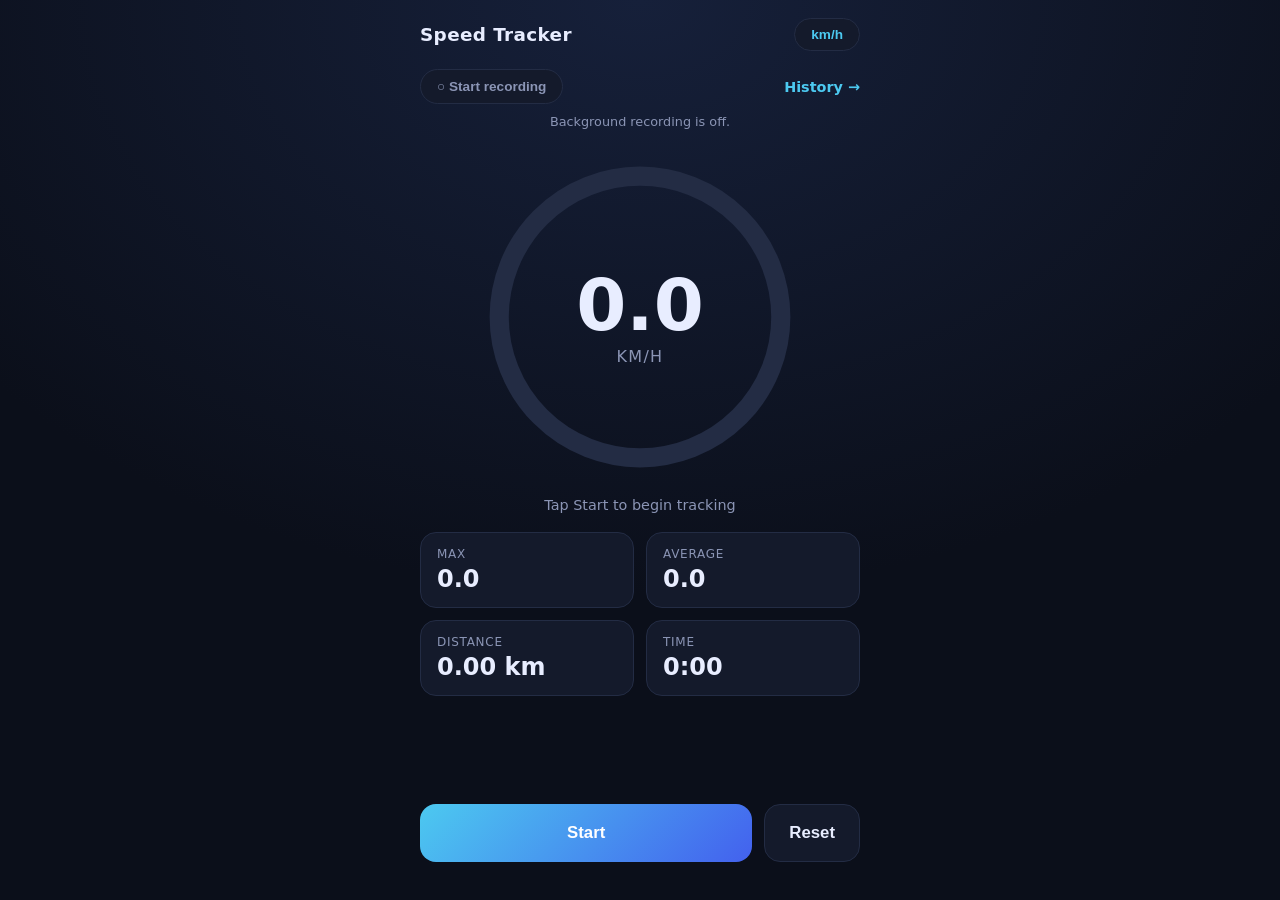
<file: index.html>
<!DOCTYPE html>
<html lang="en">
<head>
  <meta charset="UTF-8" />
  <meta name="viewport" content="width=device-width, initial-scale=1.0, viewport-fit=cover" />
  <meta name="theme-color" content="#0b0f1a" />
  <title>Speed Tracker</title>
  <link rel="manifest" href="manifest.webmanifest" />
  <link rel="apple-touch-icon" href="icon.svg" />
  <link rel="icon" href="icon.svg" type="image/svg+xml" />
  <link rel="stylesheet" href="styles.css" />
</head>
<body>
  <main class="app">
    <header class="topbar">
      <h1>Speed&nbsp;Tracker</h1>
      <button id="unitToggle" class="unit-toggle" aria-label="Toggle units">km/h</button>
    </header>

    <nav class="nav">
      <button id="recordToggle" class="record-toggle" aria-pressed="false">○ Start recording</button>
      <a class="nav-link" href="history.html">History &rarr;</a>
    </nav>
    <p id="logStatus" class="log-status"></p>

    <section class="gauge" aria-live="polite">
      <svg viewBox="0 0 200 200" class="gauge-svg" aria-hidden="true">
        <circle class="gauge-track" cx="100" cy="100" r="88" />
        <circle id="gaugeFill" class="gauge-fill" cx="100" cy="100" r="88" />
      </svg>
      <div class="gauge-center">
        <div id="speed" class="speed">0</div>
        <div id="unitLabel" class="unit-label">km/h</div>
      </div>
    </section>

    <p id="status" class="status">Tap Start to begin tracking</p>

    <section class="stats">
      <div class="stat">
        <span class="stat-label">Max</span>
        <span id="maxSpeed" class="stat-value">0</span>
      </div>
      <div class="stat">
        <span class="stat-label">Average</span>
        <span id="avgSpeed" class="stat-value">0</span>
      </div>
      <div class="stat">
        <span class="stat-label">Distance</span>
        <span id="distance" class="stat-value">0</span>
      </div>
      <div class="stat">
        <span class="stat-label">Time</span>
        <span id="elapsed" class="stat-value">0:00</span>
      </div>
    </section>

    <div class="controls">
      <button id="startStop" class="btn btn-primary">Start</button>
      <button id="reset" class="btn btn-ghost">Reset</button>
    </div>

    <p class="accuracy" id="accuracy"></p>
  </main>

  <script src="logger.js"></script>
  <script src="app.js"></script>
</body>
</html>
</file>
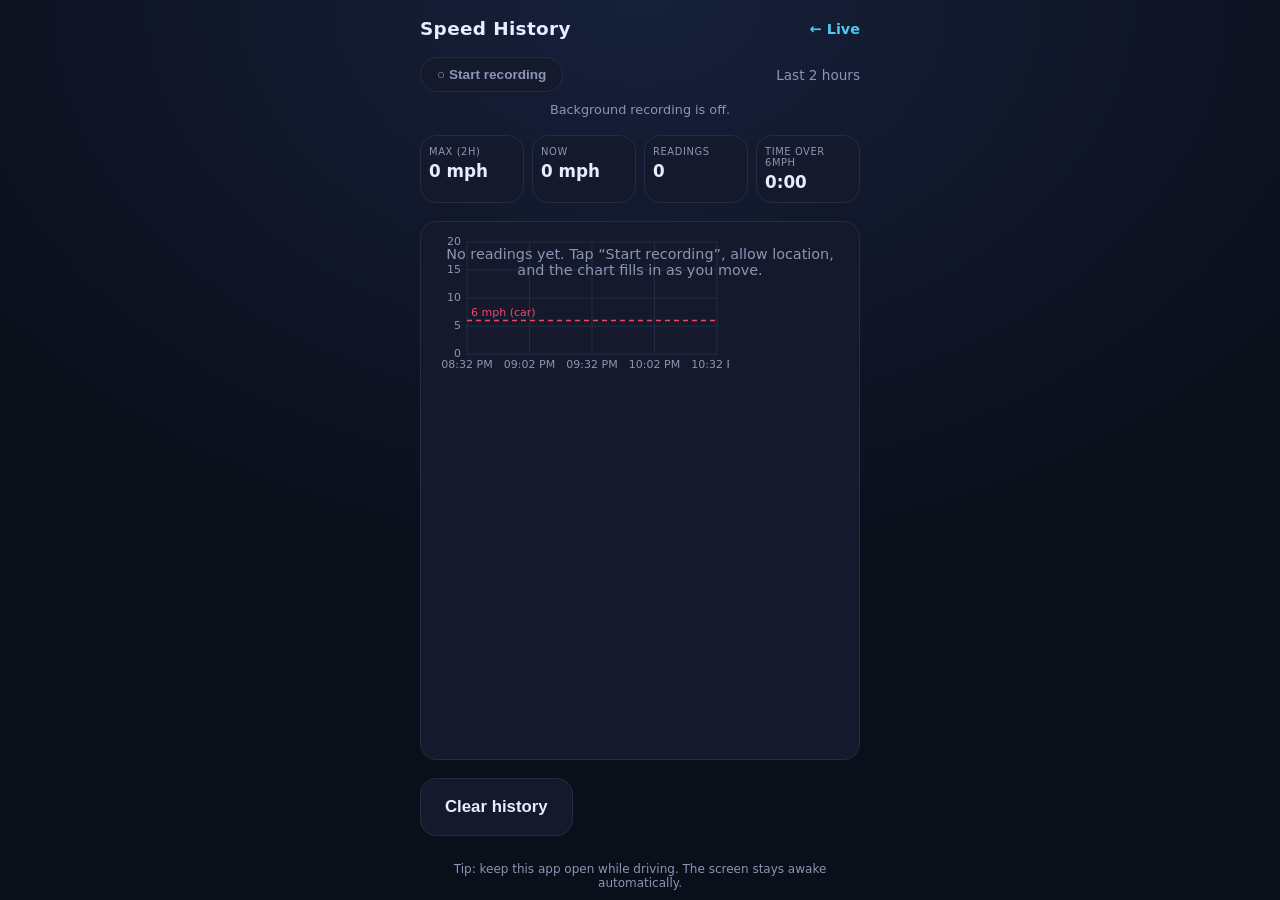
<file: history.html>
<!DOCTYPE html>
<html lang="en">
<head>
  <meta charset="UTF-8" />
  <meta name="viewport" content="width=device-width, initial-scale=1.0, viewport-fit=cover" />
  <meta name="theme-color" content="#0b0f1a" />
  <title>Speed History</title>
  <link rel="manifest" href="manifest.webmanifest" />
  <link rel="icon" href="icon.svg" type="image/svg+xml" />
  <link rel="stylesheet" href="styles.css" />
</head>
<body>
  <main class="app">
    <header class="topbar">
      <h1>Speed&nbsp;History</h1>
      <a class="nav-link" href="index.html">&larr; Live</a>
    </header>

    <nav class="nav">
      <button id="recordToggle" class="record-toggle" aria-pressed="false">○ Start recording</button>
      <span class="window-label">Last 2 hours</span>
    </nav>
    <p id="logStatus" class="log-status"></p>

    <section class="chart-stats">
      <div class="stat">
        <span class="stat-label">Max (2h)</span>
        <span id="hMax" class="stat-value">0</span>
      </div>
      <div class="stat">
        <span class="stat-label">Now</span>
        <span id="hNow" class="stat-value">0</span>
      </div>
      <div class="stat">
        <span class="stat-label">Readings</span>
        <span id="hCount" class="stat-value">0</span>
      </div>
      <div class="stat">
        <span class="stat-label">Time over 6mph</span>
        <span id="hOver" class="stat-value">0:00</span>
      </div>
    </section>

    <section class="chart-wrap">
      <canvas id="chart"></canvas>
      <p id="chartEmpty" class="chart-empty">No readings yet. Tap “Start recording”, allow location, and the chart fills in as you move.</p>
    </section>

    <div class="controls">
      <button id="clearBtn" class="btn btn-ghost">Clear history</button>
    </div>

    <p class="accuracy">Tip: keep this app open while driving. The screen stays awake automatically.</p>
  </main>

  <script src="logger.js"></script>
  <script src="chart.js"></script>
</body>
</html>
</file>
<file: styles.css>
:root {
  --bg: #0b0f1a;
  --bg-elev: #141a2b;
  --fg: #e8edff;
  --muted: #8b95b5;
  --accent: #4cc9f0;
  --accent-2: #4361ee;
  --danger: #ef476f;
  --track: #232c44;
  --gauge-max: 552.92; /* 2 * PI * 88 */
}

* { box-sizing: border-box; margin: 0; padding: 0; }

html, body {
  height: 100%;
}

body {
  background: radial-gradient(120% 120% at 50% 0%, #16203a 0%, var(--bg) 55%);
  color: var(--fg);
  font-family: -apple-system, BlinkMacSystemFont, "Segoe UI", Roboto, system-ui, sans-serif;
  -webkit-font-smoothing: antialiased;
  display: flex;
  justify-content: center;
}

.app {
  width: 100%;
  max-width: 480px;
  min-height: 100dvh;
  padding: env(safe-area-inset-top) 20px env(safe-area-inset-bottom);
  display: flex;
  flex-direction: column;
  gap: 18px;
}

.topbar {
  display: flex;
  align-items: center;
  justify-content: space-between;
  padding-top: 18px;
}

.topbar h1 {
  font-size: 1.15rem;
  font-weight: 700;
  letter-spacing: 0.02em;
}

.unit-toggle {
  background: var(--bg-elev);
  color: var(--accent);
  border: 1px solid var(--track);
  border-radius: 999px;
  padding: 8px 16px;
  font-size: 0.85rem;
  font-weight: 600;
  cursor: pointer;
}

.nav {
  display: flex;
  align-items: center;
  justify-content: space-between;
  gap: 12px;
}

.record-toggle {
  background: var(--bg-elev);
  color: var(--muted);
  border: 1px solid var(--track);
  border-radius: 999px;
  padding: 9px 16px;
  font-size: 0.85rem;
  font-weight: 600;
  cursor: pointer;
}

.record-toggle.on {
  color: #fff;
  background: var(--danger);
  border-color: var(--danger);
}

.nav-link {
  color: var(--accent);
  text-decoration: none;
  font-size: 0.9rem;
  font-weight: 600;
}

.log-status {
  text-align: center;
  color: var(--muted);
  font-size: 0.8rem;
  min-height: 1em;
  margin-top: -8px;
}

.window-label {
  color: var(--muted);
  font-size: 0.85rem;
}

.chart-stats {
  display: grid;
  grid-template-columns: repeat(4, 1fr);
  gap: 8px;
}

.chart-stats .stat { padding: 10px 8px; }
.chart-stats .stat-label { font-size: 0.62rem; }
.chart-stats .stat-value { font-size: 1.05rem; }

.chart-wrap {
  position: relative;
  flex: 1 1 0;
  min-height: 280px;
  overflow: hidden;
  background: var(--bg-elev);
  border: 1px solid var(--track);
  border-radius: 16px;
}

#chart {
  position: absolute;
  inset: 8px;
  width: auto;
  height: auto;
  display: block;
  touch-action: none;
}

.chart-empty {
  position: absolute;
  inset: 0;
  display: flex;
  align-items: center;
  justify-content: center;
  text-align: center;
  padding: 24px;
  color: var(--muted);
  font-size: 0.9rem;
}

.gauge {
  position: relative;
  width: min(78vw, 320px);
  aspect-ratio: 1;
  margin: 8px auto 0;
}

.gauge-svg {
  width: 100%;
  height: 100%;
  transform: rotate(-90deg);
}

.gauge-track {
  fill: none;
  stroke: var(--track);
  stroke-width: 12;
}

.gauge-fill {
  fill: none;
  stroke: url(#grad);
  stroke: var(--accent);
  stroke-width: 12;
  stroke-linecap: round;
  stroke-dasharray: var(--gauge-max);
  stroke-dashoffset: var(--gauge-max);
  transition: stroke-dashoffset 0.4s ease, stroke 0.4s ease;
}

.gauge-center {
  position: absolute;
  inset: 0;
  display: flex;
  flex-direction: column;
  align-items: center;
  justify-content: center;
}

.speed {
  font-size: 4.5rem;
  font-weight: 800;
  line-height: 1;
  font-variant-numeric: tabular-nums;
}

.unit-label {
  color: var(--muted);
  font-size: 1rem;
  margin-top: 6px;
  letter-spacing: 0.08em;
  text-transform: uppercase;
}

.status {
  text-align: center;
  color: var(--muted);
  font-size: 0.9rem;
  min-height: 1.2em;
}

.stats {
  display: grid;
  grid-template-columns: 1fr 1fr;
  gap: 12px;
}

.stat {
  background: var(--bg-elev);
  border: 1px solid var(--track);
  border-radius: 16px;
  padding: 14px 16px;
  display: flex;
  flex-direction: column;
  gap: 4px;
}

.stat-label {
  color: var(--muted);
  font-size: 0.75rem;
  text-transform: uppercase;
  letter-spacing: 0.06em;
}

.stat-value {
  font-size: 1.5rem;
  font-weight: 700;
  font-variant-numeric: tabular-nums;
}

.controls {
  display: flex;
  gap: 12px;
  margin-top: auto;
  padding-bottom: 8px;
}

.btn {
  flex: 1;
  border: none;
  border-radius: 16px;
  padding: 18px;
  font-size: 1.05rem;
  font-weight: 700;
  cursor: pointer;
  transition: transform 0.08s ease, opacity 0.2s ease;
}

.btn:active { transform: scale(0.97); }

.btn-primary {
  background: linear-gradient(135deg, var(--accent) 0%, var(--accent-2) 100%);
  color: #fff;
}

.btn-primary.tracking {
  background: var(--danger);
}

.btn-ghost {
  flex: 0 0 auto;
  background: var(--bg-elev);
  color: var(--fg);
  border: 1px solid var(--track);
  padding: 18px 24px;
}

.accuracy {
  text-align: center;
  color: var(--muted);
  font-size: 0.75rem;
  min-height: 1em;
  padding-bottom: 10px;
}
</file>
